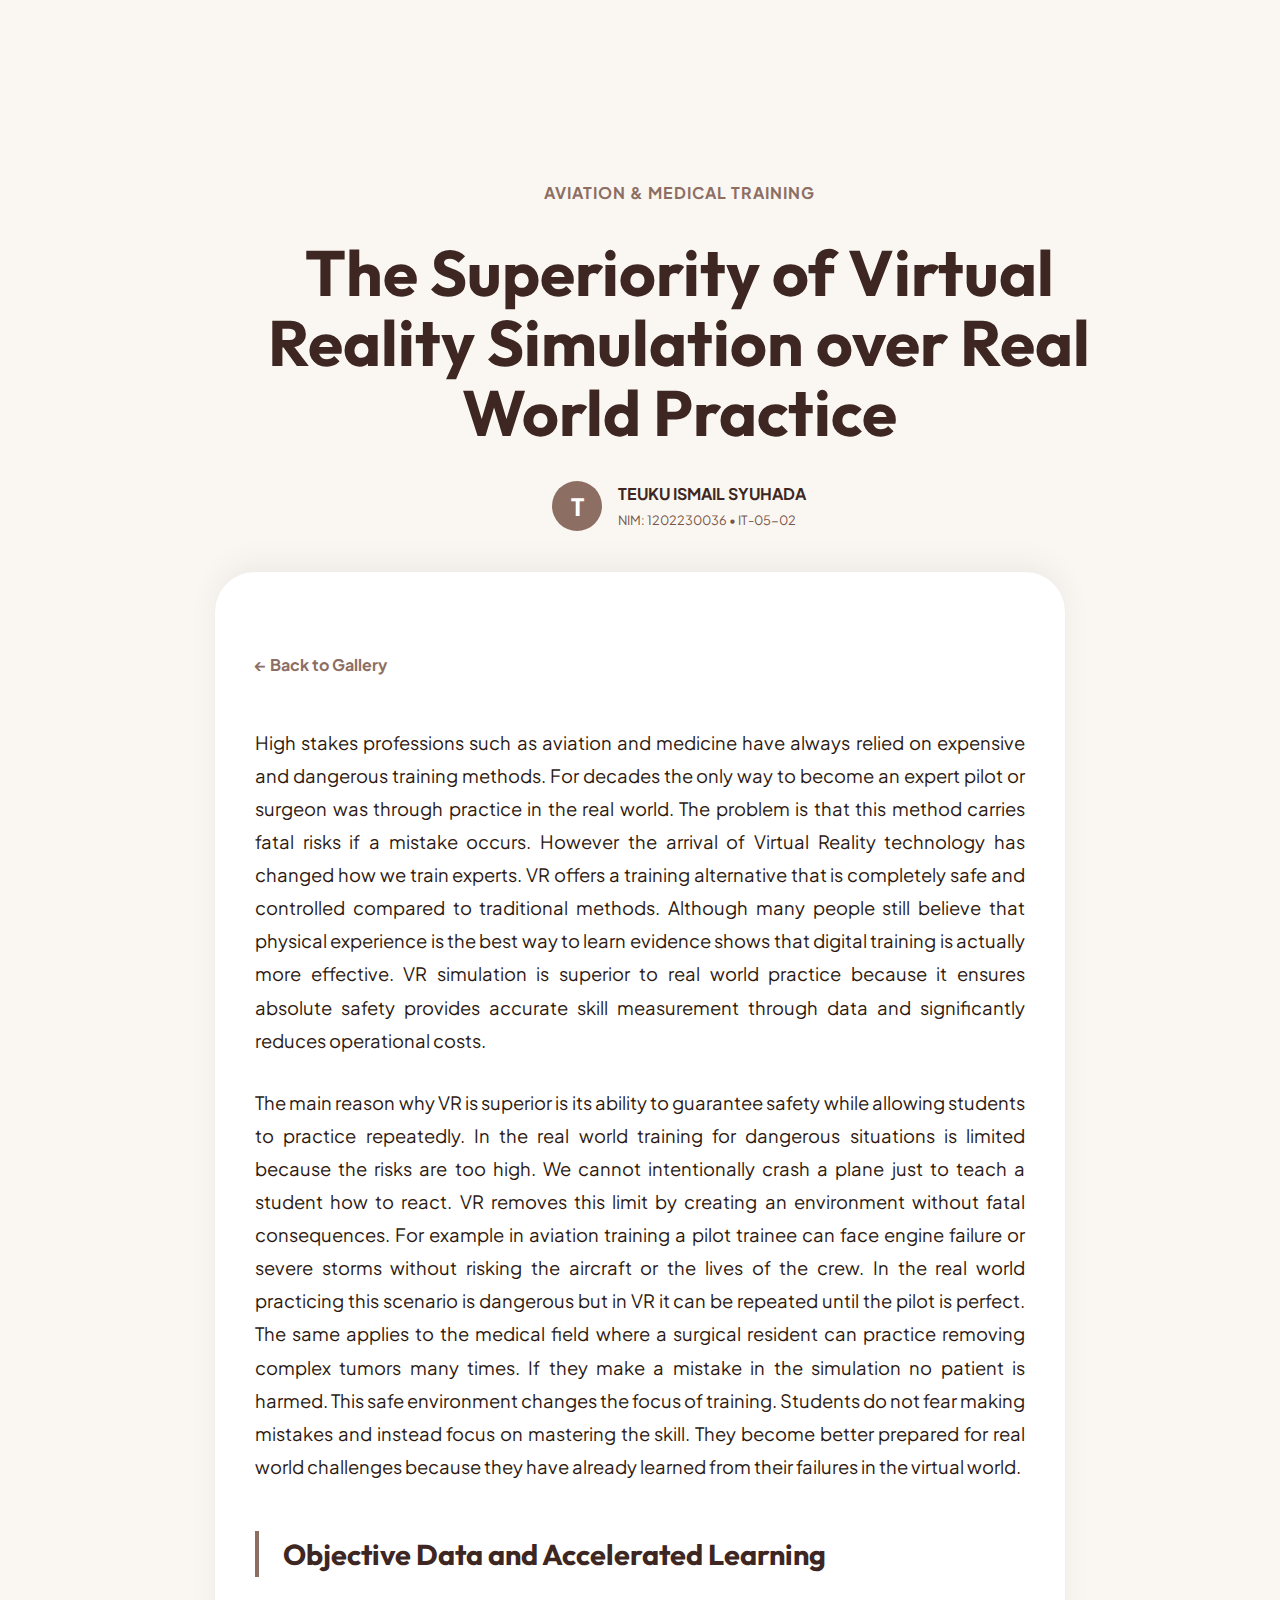
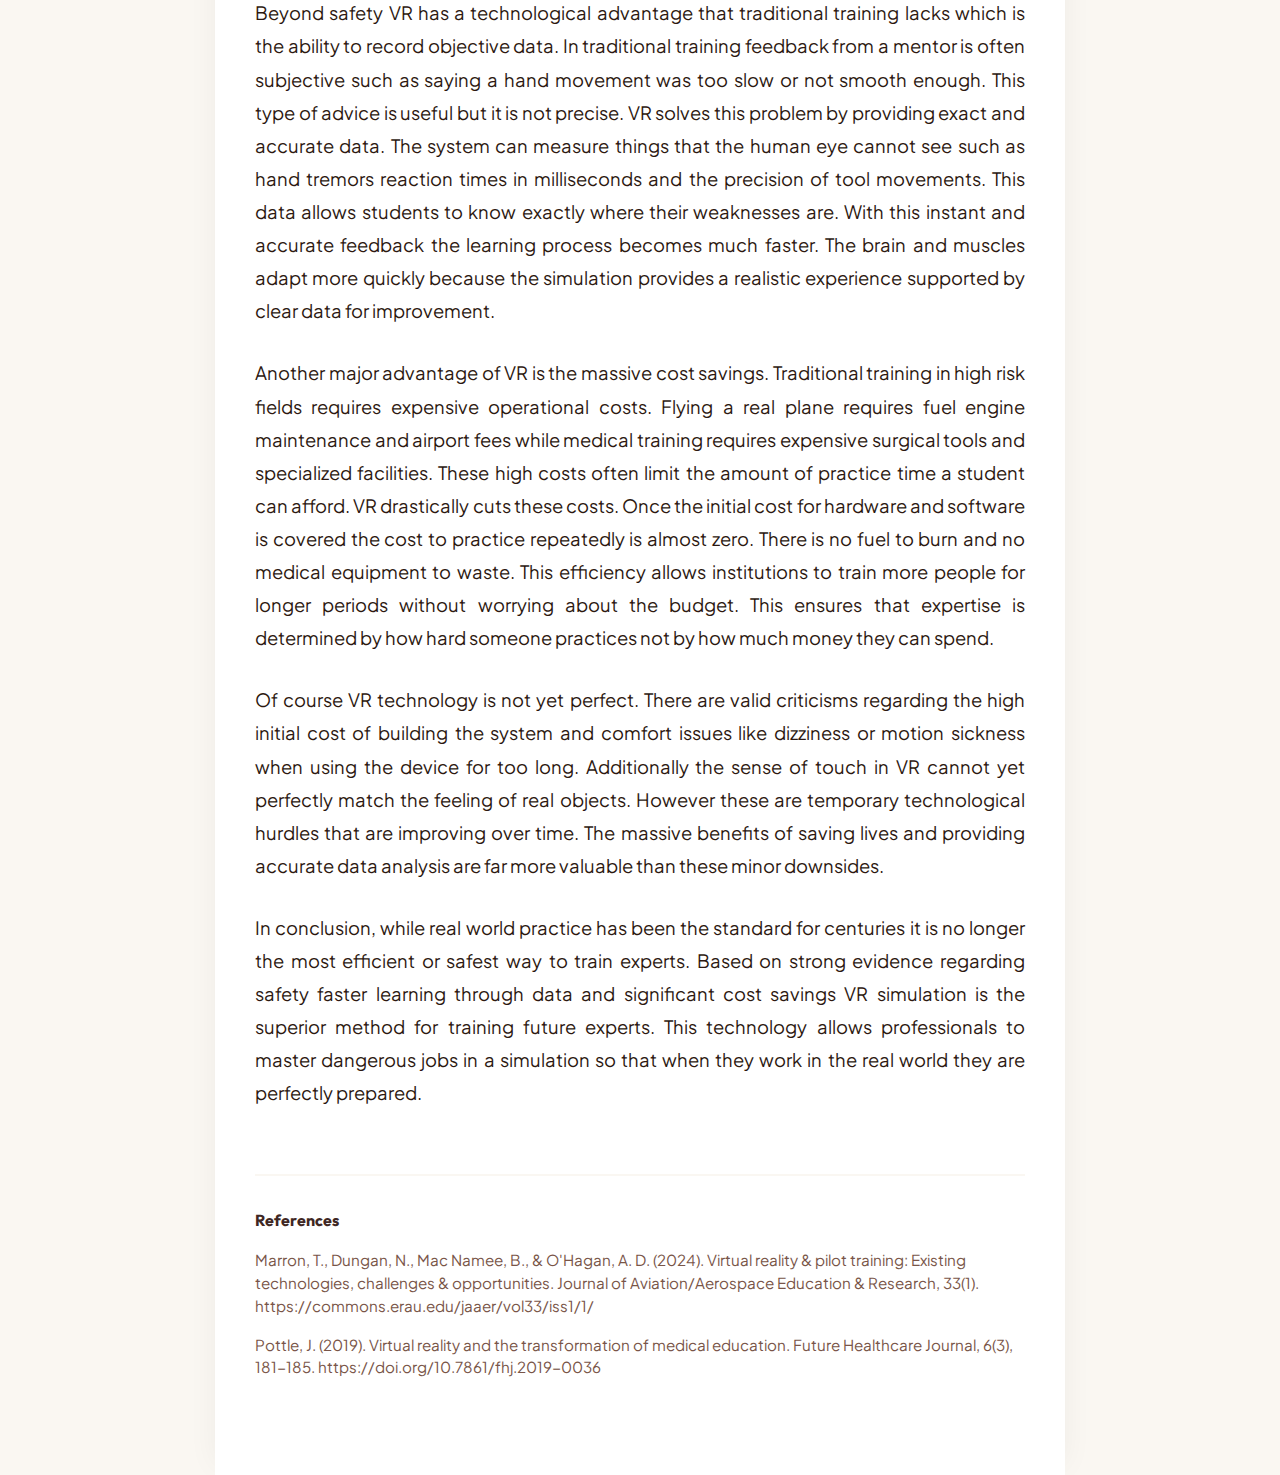
<file: essay-1.html>
<!DOCTYPE html>
<html lang="en">

<head>
    <meta charset="UTF-8">
    <meta name="viewport" content="width=device-width, initial-scale=1.0">
    <title>The Superiority of Virtual Reality Simulation over Real World Practice | Academic Essay</title>
    <link rel="stylesheet" href="style.css">
    <style>
        .essay-header {
            padding: 180px 0 80px;
            background: var(--bg-light);
            text-align: center;
        }

        .essay-header .category {
            font-size: 1rem;
            margin-bottom: 2rem;
            color: var(--primary);
            font-weight: 700;
            text-transform: uppercase;
        }

        .essay-header h1 {
            font-size: clamp(2.5rem, 5vw, 4rem);
            max-width: 900px;
            margin: 0 auto 2rem;
            line-height: 1.1;
            color: var(--secondary);
        }

        .author-meta {
            display: flex;
            align-items: center;
            justify-content: center;
            gap: 1rem;
            margin-top: 2rem;
        }

        .author-meta .author-initial-circle {
            width: 50px;
            height: 50px;
            border-radius: 50%;
            background: var(--primary);
            color: white;
            display: flex;
            align-items: center;
            justify-content: center;
            font-weight: 800;
            font-size: 1.5rem;
        }

        .author-meta div {
            text-align: left;
        }

        .author-meta strong {
            display: block;
            color: var(--secondary);
        }

        .author-meta span {
            font-size: 0.8rem;
            color: var(--text-muted);
        }

        .essay-body {
            max-width: 850px;
            margin: 0 auto;
            padding: 80px 2.5rem;
            background: white;
            border-radius: 40px 40px 0 0;
            margin-top: -40px;
            position: relative;
            z-index: 10;
            box-shadow: 0 -10px 30px rgba(0, 0, 0, 0.05);
        }

        .essay-body p {
            font-size: 1.15rem;
            color: var(--text-main);
            margin-bottom: 1.8rem;
            line-height: 1.8;
            text-align: justify;
        }

        .essay-body h2 {
            font-size: 1.8rem;
            margin: 3rem 0 1.2rem;
            color: var(--secondary);
            border-left: 4px solid var(--primary);
            padding-left: 1.5rem;
        }

        .back-nav {
            margin-bottom: 3rem;
        }

        .back-nav a {
            color: var(--primary);
            font-weight: 700;
            display: inline-flex;
            align-items: center;
            gap: 0.5rem;
            text-decoration: none;
        }

        .references {
            margin-top: 4rem;
            padding-top: 2rem;
            border-top: 2px solid var(--bg-light);
        }

        .references h4 {
            color: var(--secondary);
            margin-bottom: 1rem;
        }

        .references ul {
            list-style: none;
            padding: 0;
        }

        .references li {
            font-size: 0.95rem;
            color: var(--text-muted);
            margin-bottom: 1rem;
            line-height: 1.5;
        }
    </style>
</head>

<body>
    <main>
        <div class="essay-header">
            <div class="container">
                <span class="category">Aviation & Medical Training</span>
                <h1>The Superiority of Virtual Reality Simulation over Real World Practice</h1>
                <div class="author-meta">
                    <div class="author-initial-circle">T</div>
                    <div>
                        <strong>TEUKU ISMAIL SYUHADA</strong>
                        <span>NIM: 1202230036 • IT-05-02</span>
                    </div>
                </div>
            </div>
        </div>

        <article class="essay-body">
            <div class="back-nav">
                <a href="index.html#essays">← Back to Gallery</a>
            </div>

            <p>High stakes professions such as aviation and medicine have always relied on expensive and dangerous
                training methods. For decades the only way to become an expert pilot or surgeon was through practice in
                the real world. The problem is that this method carries fatal risks if a mistake occurs. However the
                arrival of Virtual Reality technology has changed how we train experts. VR offers a training alternative
                that is completely safe and controlled compared to traditional methods. Although many people still
                believe that physical experience is the best way to learn evidence shows that digital training is
                actually more effective. VR simulation is superior to real world practice because it ensures absolute
                safety provides accurate skill measurement through data and significantly reduces operational costs.</p>

            <p>The main reason why VR is superior is its ability to guarantee safety while allowing students to practice
                repeatedly. In the real world training for dangerous situations is limited because the risks are too
                high. We cannot intentionally crash a plane just to teach a student how to react. VR removes this limit
                by creating an environment without fatal consequences. For example in aviation training a pilot trainee
                can face engine failure or severe storms without risking the aircraft or the lives of the crew. In the
                real world practicing this scenario is dangerous but in VR it can be repeated until the pilot is
                perfect. The same applies to the medical field where a surgical resident can practice removing complex
                tumors many times. If they make a mistake in the simulation no patient is harmed. This safe environment
                changes the focus of training. Students do not fear making mistakes and instead focus on mastering the
                skill. They become better prepared for real world challenges because they have already learned from
                their failures in the virtual world.</p>

            <h2>Objective Data and Accelerated Learning</h2>
            <p>Beyond safety VR has a technological advantage that traditional training lacks which is the ability to
                record objective data. In traditional training feedback from a mentor is often subjective such as saying
                a hand movement was too slow or not smooth enough. This type of advice is useful but it is not precise.
                VR solves this problem by providing exact and accurate data. The system can measure things that the
                human eye cannot see such as hand tremors reaction times in milliseconds and the precision of tool
                movements. This data allows students to know exactly where their weaknesses are. With this instant and
                accurate feedback the learning process becomes much faster. The brain and muscles adapt more quickly
                because the simulation provides a realistic experience supported by clear data for improvement.</p>

            <p>Another major advantage of VR is the massive cost savings. Traditional training in high risk fields
                requires expensive operational costs. Flying a real plane requires fuel engine maintenance and airport
                fees while medical training requires expensive surgical tools and specialized facilities. These high
                costs often limit the amount of practice time a student can afford. VR drastically cuts these costs.
                Once the initial cost for hardware and software is covered the cost to practice repeatedly is almost
                zero. There is no fuel to burn and no medical equipment to waste. This efficiency allows institutions to
                train more people for longer periods without worrying about the budget. This ensures that expertise is
                determined by how hard someone practices not by how much money they can spend.</p>

            <p>Of course VR technology is not yet perfect. There are valid criticisms regarding the high initial cost of
                building the system and comfort issues like dizziness or motion sickness when using the device for too
                long. Additionally the sense of touch in VR cannot yet perfectly match the feeling of real objects.
                However these are temporary technological hurdles that are improving over time. The massive benefits of
                saving lives and providing accurate data analysis are far more valuable than these minor downsides.</p>

            <p>In conclusion, while real world practice has been the standard for centuries it is no longer the most
                efficient or safest way to train experts. Based on strong evidence regarding safety faster learning
                through data and significant cost savings VR simulation is the superior method for training future
                experts. This technology allows professionals to master dangerous jobs in a simulation so that when they
                work in the real world they are perfectly prepared.</p>

            <div class="references">
                <h4>References</h4>
                <ul>
                    <li>Marron, T., Dungan, N., Mac Namee, B., & O'Hagan, A. D. (2024). Virtual reality & pilot
                        training: Existing technologies, challenges & opportunities. Journal of Aviation/Aerospace
                        Education & Research, 33(1). https://commons.erau.edu/jaaer/vol33/iss1/1/</li>
                    <li>Pottle, J. (2019). Virtual reality and the transformation of medical education. Future
                        Healthcare Journal, 6(3), 181-185. https://doi.org/10.7861/fhj.2019-0036</li>
                </ul>
            </div>
        </article>
    </main>
</body>

</html>
</file>
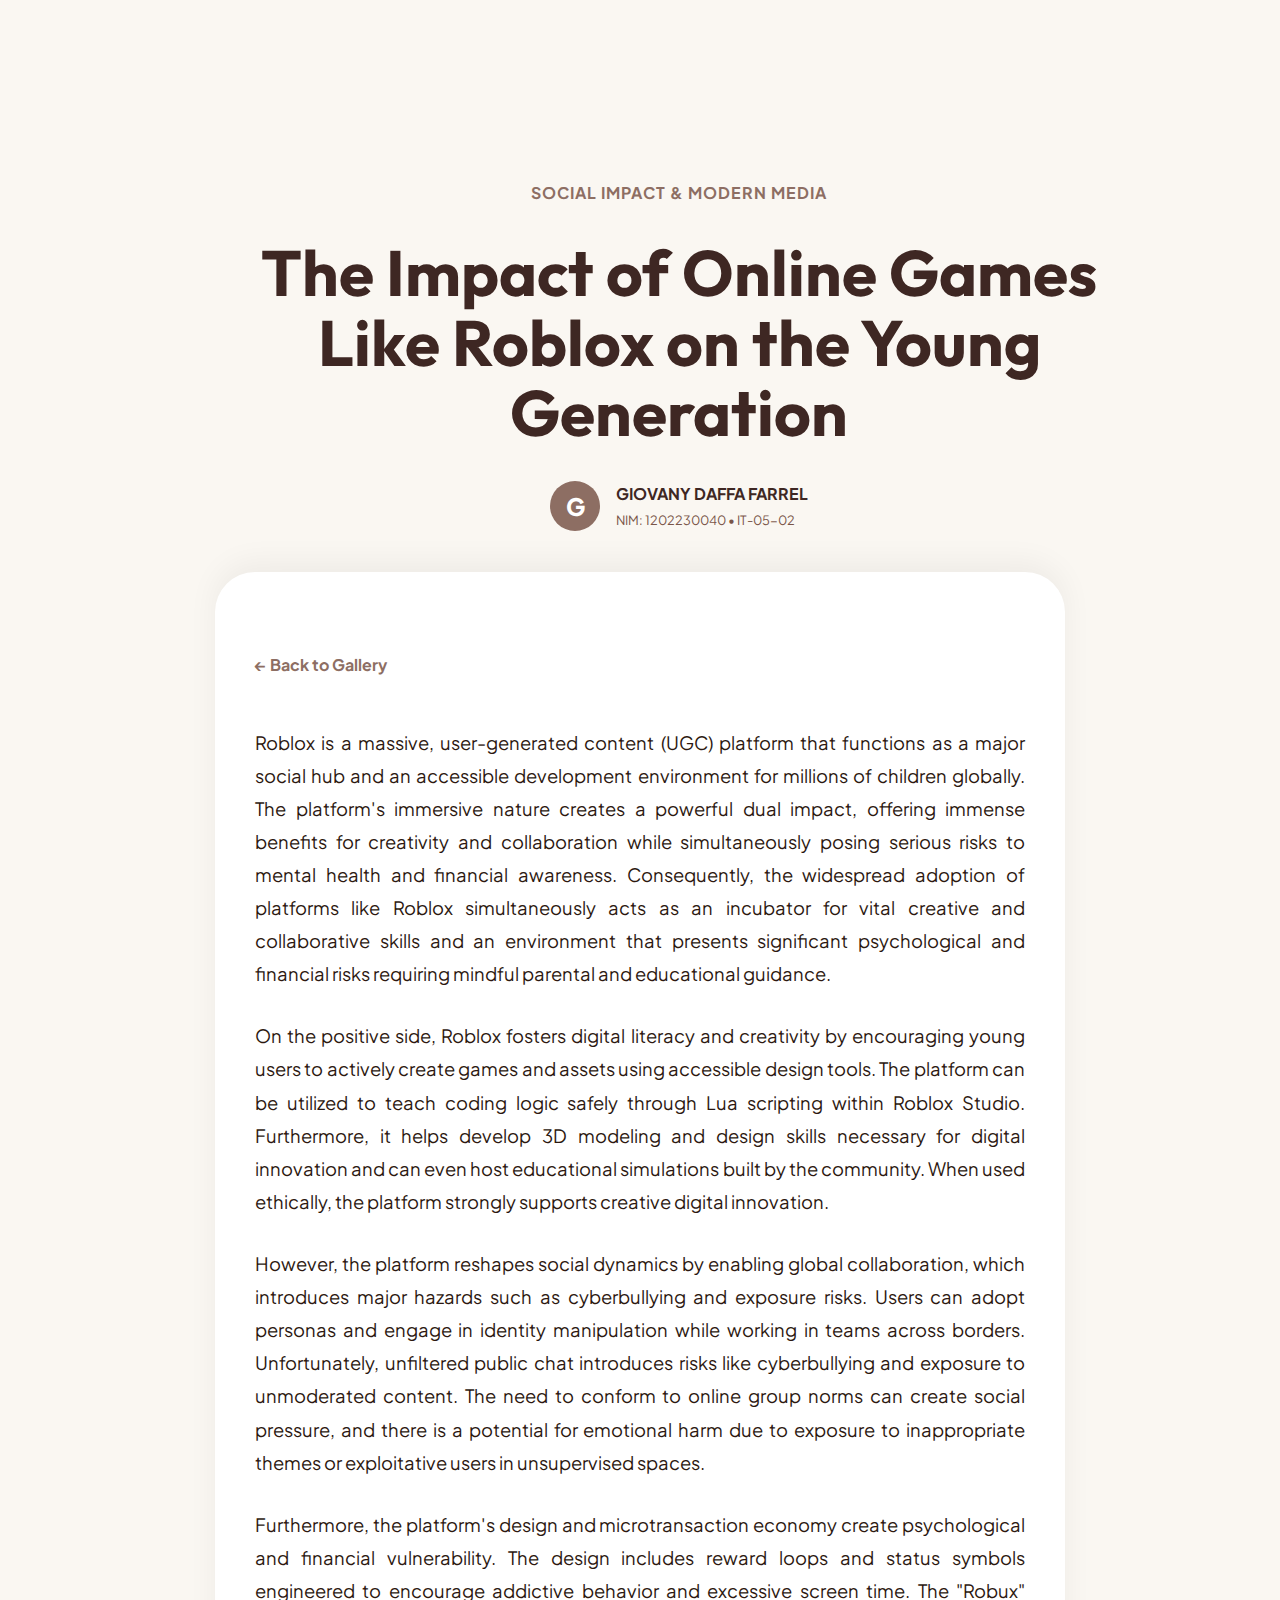
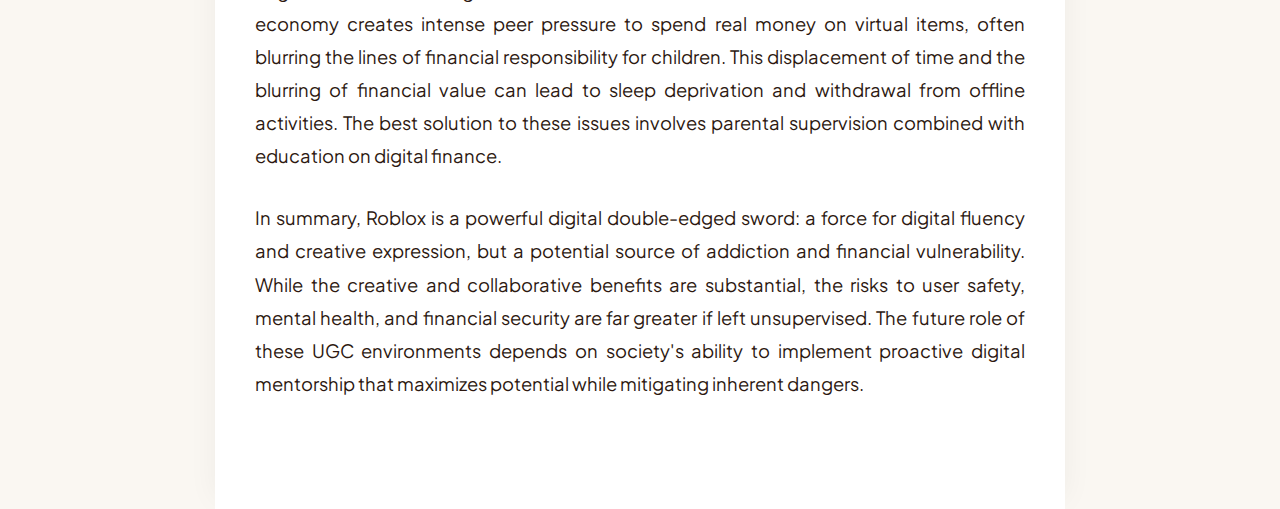
<file: essay-2.html>
<!DOCTYPE html>
<html lang="en">

<head>
    <meta charset="UTF-8">
    <meta name="viewport" content="width=device-width, initial-scale=1.0">
    <title>The Impact of Online Games Like Roblox on the Young Generation | Academic Essay</title>
    <link rel="stylesheet" href="style.css">
    <style>
        .essay-header {
            padding: 180px 0 80px;
            background: var(--bg-light);
            text-align: center;
        }

        .essay-header .category {
            font-size: 1rem;
            margin-bottom: 2rem;
            color: var(--primary);
            font-weight: 700;
            text-transform: uppercase;
        }

        .essay-header h1 {
            font-size: clamp(2.5rem, 5vw, 4rem);
            max-width: 900px;
            margin: 0 auto 2rem;
            line-height: 1.1;
            color: var(--secondary);
        }

        .author-meta {
            display: flex;
            align-items: center;
            justify-content: center;
            gap: 1rem;
            margin-top: 2rem;
        }

        .author-meta .author-initial-circle {
            width: 50px;
            height: 50px;
            border-radius: 50%;
            background: var(--primary);
            color: white;
            display: flex;
            align-items: center;
            justify-content: center;
            font-weight: 800;
            font-size: 1.5rem;
        }

        .author-meta div {
            text-align: left;
        }

        .author-meta strong {
            display: block;
            color: var(--secondary);
        }

        .author-meta span {
            font-size: 0.8rem;
            color: var(--text-muted);
        }

        .essay-body {
            max-width: 850px;
            margin: 0 auto;
            padding: 80px 2.5rem;
            background: white;
            border-radius: 40px 40px 0 0;
            margin-top: -40px;
            position: relative;
            z-index: 10;
            box-shadow: 0 -10px 30px rgba(0, 0, 0, 0.05);
        }

        .essay-body p {
            font-size: 1.15rem;
            color: var(--text-main);
            margin-bottom: 1.8rem;
            line-height: 1.8;
            text-align: justify;
        }

        .essay-body h2 {
            font-size: 1.8rem;
            margin: 3rem 0 1.2rem;
            color: var(--secondary);
            border-left: 4px solid var(--primary);
            padding-left: 1.5rem;
        }

        .back-nav {
            margin-bottom: 3rem;
        }

        .back-nav a {
            color: var(--primary);
            font-weight: 700;
            display: inline-flex;
            align-items: center;
            gap: 0.5rem;
            text-decoration: none;
        }
    </style>
</head>

<body>
    <main>
        <div class="essay-header">
            <div class="container">
                <span class="category">Social Impact & Modern Media</span>
                <h1>The Impact of Online Games Like Roblox on the Young Generation</h1>
                <div class="author-meta">
                    <div class="author-initial-circle">G</div>
                    <div>
                        <strong>GIOVANY DAFFA FARREL</strong>
                        <span>NIM: 1202230040 • IT-05-02</span>
                    </div>
                </div>
            </div>
        </div>

        <article class="essay-body">
            <div class="back-nav">
                <a href="index.html#essays">← Back to Gallery</a>
            </div>

            <p>Roblox is a massive, user-generated content (UGC) platform that functions as a major social hub and an
                accessible development environment for millions of children globally. The platform's immersive nature
                creates a powerful dual impact, offering immense benefits for creativity and collaboration while
                simultaneously posing serious risks to mental health and financial awareness. Consequently, the
                widespread adoption of platforms like Roblox simultaneously acts as an incubator for vital creative and
                collaborative skills and an environment that presents significant psychological and financial risks
                requiring mindful parental and educational guidance.</p>

            <p>On the positive side, Roblox fosters digital literacy and creativity by encouraging young users to
                actively create games and assets using accessible design tools. The platform can be utilized to teach
                coding logic safely through Lua scripting within Roblox Studio. Furthermore, it helps develop 3D
                modeling and design skills necessary for digital innovation and can even host educational simulations
                built by the community. When used ethically, the platform strongly supports creative digital innovation.
            </p>

            <p>However, the platform reshapes social dynamics by enabling global collaboration, which introduces major
                hazards such as cyberbullying and exposure risks. Users can adopt personas and engage in identity
                manipulation while working in teams across borders. Unfortunately, unfiltered public chat introduces
                risks like cyberbullying and exposure to unmoderated content. The need to conform to online group norms
                can create social pressure, and there is a potential for emotional harm due to exposure to inappropriate
                themes or exploitative users in unsupervised spaces.</p>

            <p>Furthermore, the platform's design and microtransaction economy create psychological and financial
                vulnerability. The design includes reward loops and status symbols engineered to encourage addictive
                behavior and excessive screen time. The "Robux" economy creates intense peer pressure to spend real
                money on virtual items, often blurring the lines of financial responsibility for children. This
                displacement of time and the blurring of financial value can lead to sleep deprivation and withdrawal
                from offline activities. The best solution to these issues involves parental supervision combined with
                education on digital finance.</p>

            <p>In summary, Roblox is a powerful digital double-edged sword: a force for digital fluency and creative
                expression, but a potential source of addiction and financial vulnerability. While the creative and
                collaborative benefits are substantial, the risks to user safety, mental health, and financial security
                are far greater if left unsupervised. The future role of these UGC environments depends on society's
                ability to implement proactive digital mentorship that maximizes potential while mitigating inherent
                dangers.</p>
        </article>
    </main>
</body>

</html>
</file>
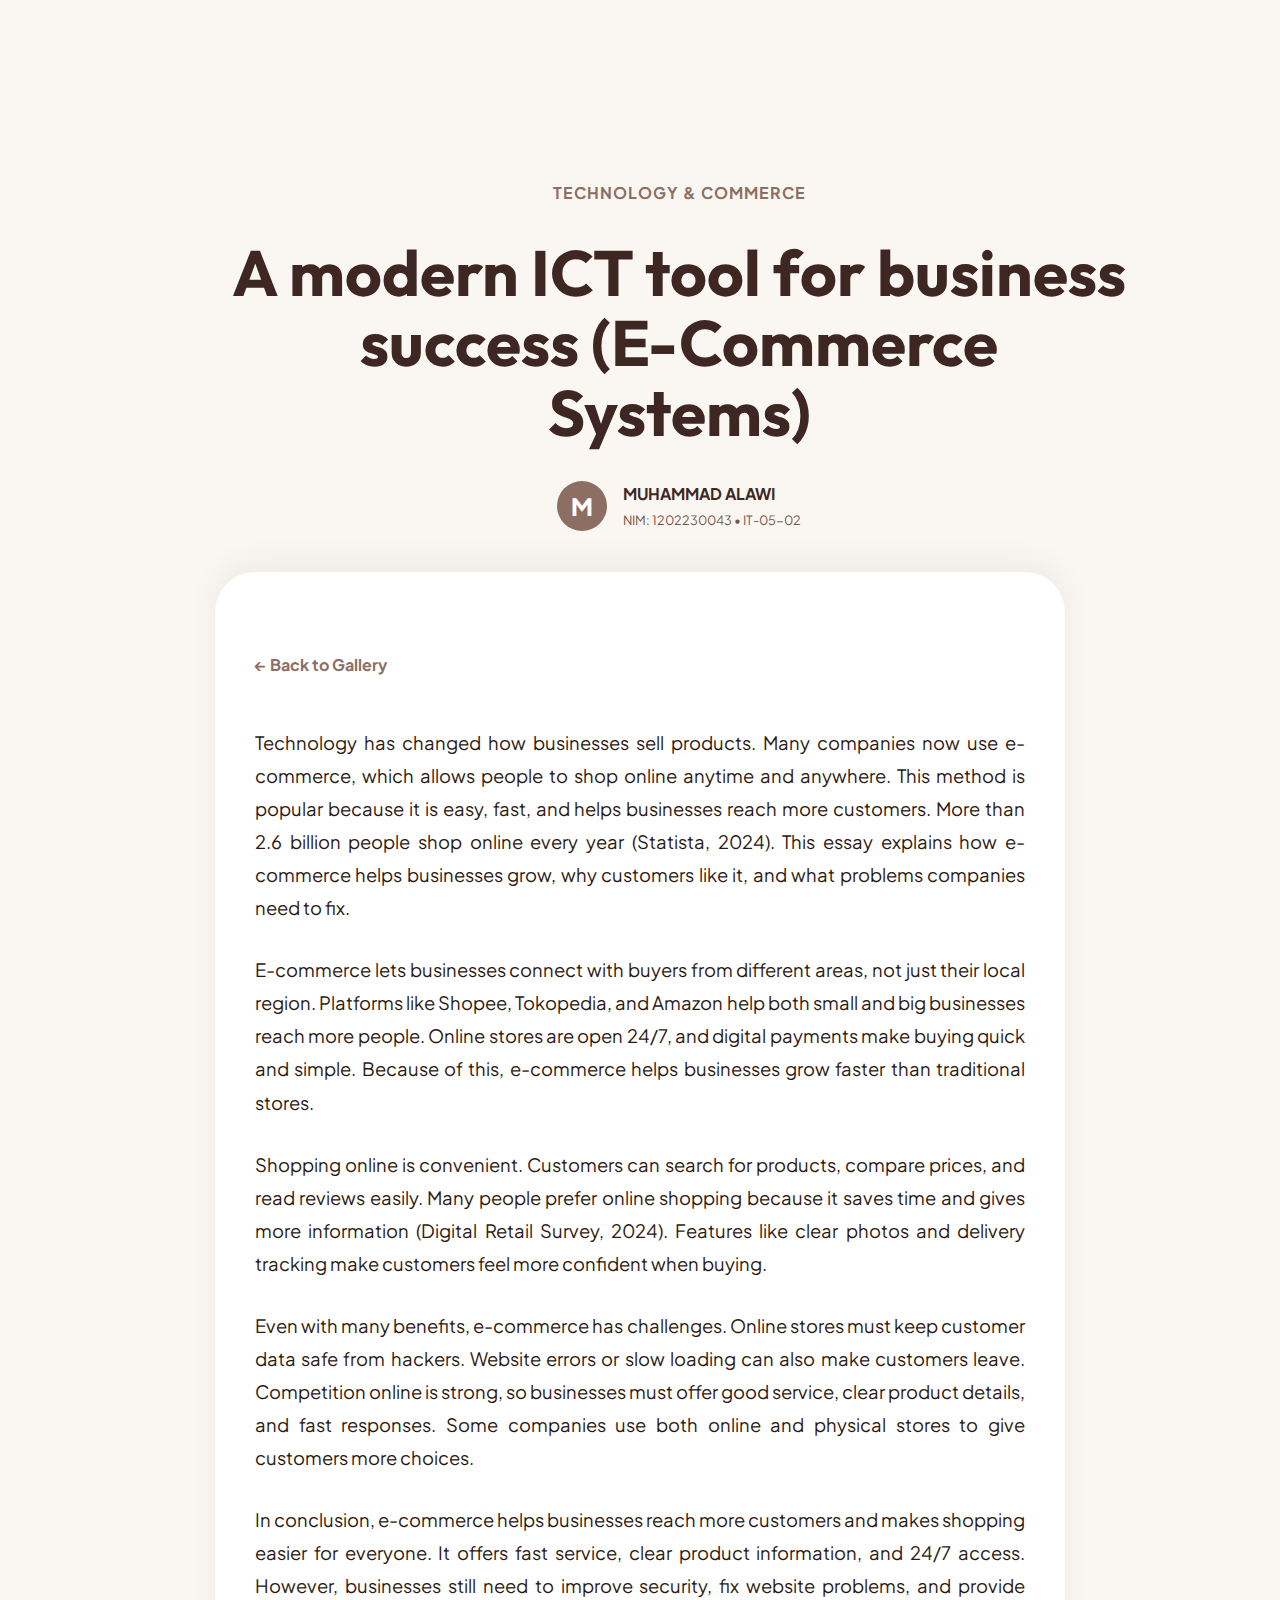
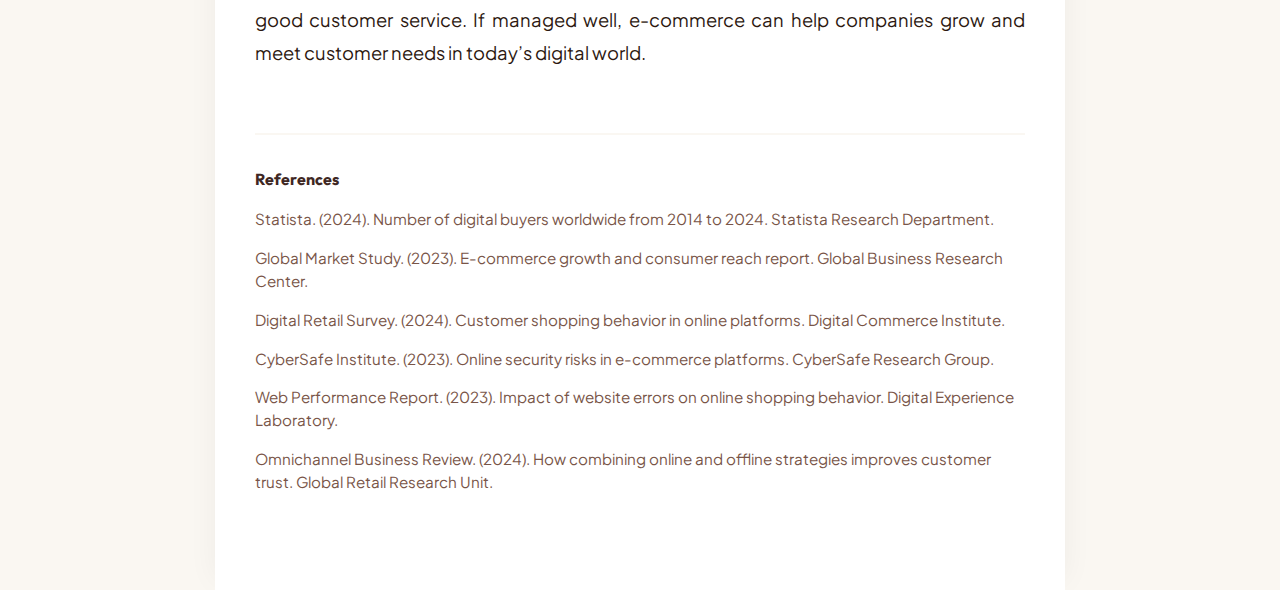
<file: essay-3.html>
<!DOCTYPE html>
<html lang="en">

<head>
    <meta charset="UTF-8">
    <meta name="viewport" content="width=device-width, initial-scale=1.0">
    <title>A modern ICT tool for business success (E-Commerce Systems) | Academic Essay</title>
    <link rel="stylesheet" href="style.css">
    <style>
        .essay-header {
            padding: 180px 0 80px;
            background: var(--bg-light);
            text-align: center;
        }

        .essay-header .category {
            font-size: 1rem;
            margin-bottom: 2rem;
            color: var(--primary);
            font-weight: 700;
            text-transform: uppercase;
        }

        .essay-header h1 {
            font-size: clamp(2.5rem, 5vw, 4rem);
            max-width: 900px;
            margin: 0 auto 2rem;
            line-height: 1.1;
            color: var(--secondary);
        }

        .author-meta {
            display: flex;
            align-items: center;
            justify-content: center;
            gap: 1rem;
            margin-top: 2rem;
        }

        .author-meta .author-initial-circle {
            width: 50px;
            height: 50px;
            border-radius: 50%;
            background: var(--primary);
            color: white;
            display: flex;
            align-items: center;
            justify-content: center;
            font-weight: 800;
            font-size: 1.5rem;
        }

        .author-meta div {
            text-align: left;
        }

        .author-meta strong {
            display: block;
            color: var(--secondary);
        }

        .author-meta span {
            font-size: 0.8rem;
            color: var(--text-muted);
        }

        .essay-body {
            max-width: 850px;
            margin: 0 auto;
            padding: 80px 2.5rem;
            background: white;
            border-radius: 40px 40px 0 0;
            margin-top: -40px;
            position: relative;
            z-index: 10;
            box-shadow: 0 -10px 30px rgba(0, 0, 0, 0.05);
        }

        .essay-body p {
            font-size: 1.15rem;
            color: var(--text-main);
            margin-bottom: 1.8rem;
            line-height: 1.8;
            text-align: justify;
        }

        .essay-body h2 {
            font-size: 1.8rem;
            margin: 3rem 0 1.2rem;
            color: var(--secondary);
            border-left: 4px solid var(--primary);
            padding-left: 1.5rem;
        }

        .back-nav {
            margin-bottom: 3rem;
        }

        .back-nav a {
            color: var(--primary);
            font-weight: 700;
            display: inline-flex;
            align-items: center;
            gap: 0.5rem;
            text-decoration: none;
        }

        .references {
            margin-top: 4rem;
            padding-top: 2rem;
            border-top: 2px solid var(--bg-light);
        }

        .references h4 {
            color: var(--secondary);
            margin-bottom: 1rem;
        }

        .references ul {
            list-style: none;
            padding: 0;
        }

        .references li {
            font-size: 0.95rem;
            color: var(--text-muted);
            margin-bottom: 1rem;
            line-height: 1.5;
        }
    </style>
</head>

<body>
    <main>
        <div class="essay-header">
            <div class="container">
                <span class="category">Technology & Commerce</span>
                <h1>A modern ICT tool for business success (E-Commerce Systems)</h1>
                <div class="author-meta">
                    <div class="author-initial-circle">M</div>
                    <div>
                        <strong>MUHAMMAD ALAWI</strong>
                        <span>NIM: 1202230043 • IT-05-02</span>
                    </div>
                </div>
            </div>
        </div>

        <article class="essay-body">
            <div class="back-nav">
                <a href="index.html#essays">← Back to Gallery</a>
            </div>

            <p>Technology has changed how businesses sell products. Many companies now use e-commerce, which allows
                people to shop online anytime and anywhere. This method is popular because it is easy, fast, and helps
                businesses reach more customers. More than 2.6 billion people shop online every year (Statista, 2024).
                This essay explains how e-commerce helps businesses grow, why customers like it, and what problems
                companies need to fix.</p>

            <p>E-commerce lets businesses connect with buyers from different areas, not just their local region.
                Platforms like Shopee, Tokopedia, and Amazon help both small and big businesses reach more people.
                Online stores are open 24/7, and digital payments make buying quick and simple. Because of this,
                e-commerce helps businesses grow faster than traditional stores.</p>

            <p>Shopping online is convenient. Customers can search for products, compare prices, and read reviews
                easily. Many people prefer online shopping because it saves time and gives more information (Digital
                Retail Survey, 2024). Features like clear photos and delivery tracking make customers feel more
                confident when buying.</p>

            <p>Even with many benefits, e-commerce has challenges. Online stores must keep customer data safe from
                hackers. Website errors or slow loading can also make customers leave. Competition online is strong, so
                businesses must offer good service, clear product details, and fast responses. Some companies use both
                online and physical stores to give customers more choices.</p>

            <p>In conclusion, e-commerce helps businesses reach more customers and makes shopping easier for everyone.
                It offers fast service, clear product information, and 24/7 access. However, businesses still need to
                improve security, fix website problems, and provide good customer service. If managed well, e-commerce
                can help companies grow and meet customer needs in today’s digital world.</p>

            <div class="references">
                <h4>References</h4>
                <ul>
                    <li>Statista. (2024). Number of digital buyers worldwide from 2014 to 2024. Statista Research
                        Department.</li>
                    <li>Global Market Study. (2023). E-commerce growth and consumer reach report. Global Business
                        Research Center.</li>
                    <li>Digital Retail Survey. (2024). Customer shopping behavior in online platforms. Digital Commerce
                        Institute.</li>
                    <li>CyberSafe Institute. (2023). Online security risks in e-commerce platforms. CyberSafe Research
                        Group.</li>
                    <li>Web Performance Report. (2023). Impact of website errors on online shopping behavior. Digital
                        Experience Laboratory.</li>
                    <li>Omnichannel Business Review. (2024). How combining online and offline strategies improves
                        customer trust. Global Retail Research Unit.</li>
                </ul>
            </div>
        </article>
    </main>
</body>

</html>
</file>
<file: style.css>
@import url('https://fonts.googleapis.com/css2?family=Outfit:wght@300;400;500;600;700;800&family=Plus+Jakarta+Sans:wght@300;400;500;600;700;800&display=swap');

:root {
    --primary: #8d6e63;
    /* Soft Brown */
    --primary-light: #efebe9;
    --primary-dark: #5d4037;
    --secondary: #3e2723;
    /* Deep Cocoa */
    --accent: #d4a373;
    /* Earthy Gold */
    --text-main: #2c1810;
    --text-muted: #795548;
    --bg-light: #faf7f2;
    /* Warm Cream */
    --bg-white: #FFFFFF;
    --glass: rgba(255, 255, 255, 0.9);
    --shadow: 0 10px 40px rgba(62, 39, 35, 0.08);
    --border-radius: 20px;
    --transition: all 0.4s cubic-bezier(0.4, 0, 0.2, 1);
}

* {
    margin: 0;
    padding: 0;
    box-sizing: border-box;
}

body {
    font-family: 'Plus Jakarta Sans', sans-serif;
    background-color: var(--bg-light);
    color: var(--text-main);
    line-height: 1.6;
    overflow-x: hidden;
}

h1,
h2,
h3,
h4,
.font-heading {
    font-family: 'Outfit', sans-serif;
    font-weight: 700;
}

a {
    text-decoration: none;
    color: inherit;
    transition: var(--transition);
}

ul {
    list-style: none;
}

img {
    max-width: 100%;
    display: block;
}

.container {
    max-width: 1200px;
    margin: 0 auto;
    padding: 0 2rem;
}

/* Navigation - Side Floating Menu */
header {
    background: var(--glass);
    backdrop-filter: blur(24px);
    position: fixed;
    top: 50%;
    left: 20px;
    transform: translateY(-50%);
    width: 70px;
    height: auto;
    max-height: 80vh;
    padding: 2rem 0;
    border-radius: 35px;
    z-index: 1000;
    border: 1px solid rgba(141, 110, 99, 0.1);
    box-shadow: 0 20px 50px rgba(62, 39, 35, 0.1);
    transition: width 0.4s cubic-bezier(0.4, 0, 0.2, 1);
    overflow: hidden;
    display: flex;
    flex-direction: column;
    align-items: center;
}

header:hover {
    width: 200px;
}

nav {
    width: 100%;
}

.nav-links {
    display: flex;
    flex-direction: column;
    gap: 1.5rem;
    padding: 0 10px;
}

.nav-links li {
    width: 100%;
}

.nav-links a {
    display: flex;
    align-items: center;
    gap: 1rem;
    padding: 12px;
    border-radius: 18px;
    color: var(--text-muted);
    font-weight: 600;
    transition: var(--transition);
    white-space: nowrap;
}

.nav-links a span {
    opacity: 0;
    transition: opacity 0.3s ease;
}

header:hover .nav-links a span {
    opacity: 1;
}

.nav-links a:hover,
.nav-links a.active {
    background: var(--primary);
    color: white;
}

.logo,
.btn-cta {
    display: none;
}

.container {
    max-width: 1200px;
    margin: 0 auto;
    padding: 0 2rem 0 110px;
    /* Offset for sidebar */
}

/* Hero Section */
.hero {
    padding: 180px 0 100px;
    background: radial-gradient(circle at top right, rgba(225, 25, 0, 0.05), transparent),
        radial-gradient(circle at bottom left, rgba(225, 25, 0, 0.03), transparent);
}

.hero-grid {
    display: grid;
    grid-template-columns: 1.2fr 0.8fr;
    gap: 4rem;
    align-items: center;
}

.hero-content span {
    color: var(--primary);
    font-weight: 700;
    letter-spacing: 2px;
    text-transform: uppercase;
    font-size: 0.85rem;
    display: block;
    margin-bottom: 1rem;
}

.hero-content h1 {
    font-size: clamp(3rem, 5vw, 4.5rem);
    line-height: 1.1;
    margin-bottom: 1.5rem;
    color: var(--secondary);
}

.hero-content h1 mark {
    background: none;
    color: var(--primary);
}

.hero-content p {
    font-size: 1.2rem;
    color: var(--text-muted);
    margin-bottom: 2.5rem;
    max-width: 500px;
}

.hero-btns {
    display: flex;
    gap: 1.5rem;
}

.btn-primary {
    background: var(--primary);
    color: white;
    padding: 1.2rem 2.5rem;
    border-radius: 14px;
    font-weight: 700;
    font-size: 1.1rem;
}

.btn-secondary {
    background: transparent;
    border: 2px solid #E0E0E0;
    color: var(--secondary);
    padding: 1.1rem 2.5rem;
    border-radius: 14px;
    font-weight: 700;
    font-size: 1.1rem;
}

.btn-primary:hover {
    transform: translateY(-3px);
    box-shadow: 0 10px 25px rgba(225, 25, 0, 0.4);
}

.btn-secondary:hover {
    border-color: var(--primary);
    color: var(--primary);
}

.hero-image {
    position: relative;
    padding: 20px;
}

.dashboard-preview {
    background: white;
    border-radius: 24px;
    padding: 10px;
    box-shadow: 0 40px 80px rgba(62, 39, 35, 0.15);
    border: 1px solid rgba(141, 110, 99, 0.1);
    position: relative;
    overflow: hidden;
}

.dash-header {
    height: 30px;
    padding: 0 15px;
    display: flex;
    align-items: center;
    background: #fdfdfd;
    border-bottom: 1px solid #f0f0f0;
}

.dash-header .dots {
    display: flex;
    gap: 6px;
}

.dash-header .dots span {
    width: 10px;
    height: 10px;
    border-radius: 50%;
    background: #e0e0e0;
}

.dashboard-preview img {
    width: 100%;
    border-radius: 14px;
    display: block;
}

.floating-card {
    position: absolute;
    bottom: -30px;
    left: -30px;
    background: white;
    padding: 1.5rem;
    border-radius: 20px;
    box-shadow: 0 20px 40px rgba(0, 0, 0, 0.1);
    display: flex;
    align-items: center;
    gap: 1rem;
    animation: float 4s ease-in-out infinite;
}

@keyframes float {

    0%,
    100% {
        transform: translateY(0);
    }

    50% {
        transform: translateY(-15px);
    }
}

/* Section Common */
.section {
    padding: 100px 0;
}

.section-title {
    text-align: center;
    margin-bottom: 4rem;
}

.section-title span {
    color: var(--primary);
    font-weight: 700;
    text-transform: uppercase;
    letter-spacing: 2px;
    font-size: 0.8rem;
}

.section-title h2 {
    font-size: 2.5rem;
    color: var(--secondary);
    margin-top: 0.5rem;
}

/* About Unified Dashboard Box */
.about-unified-box {
    background: var(--bg-white);
    border-radius: 35px;
    padding: 4rem;
    box-shadow: var(--shadow);
    border: 1px solid rgba(141, 110, 99, 0.05);
    display: grid;
    grid-template-columns: repeat(2, 1fr);
    gap: 3rem;
    position: relative;
    overflow: hidden;
}

.about-unified-box::before {
    content: '';
    position: absolute;
    top: 0;
    right: 0;
    width: 150px;
    height: 150px;
    background: var(--primary-light);
    clip-path: circle(50% at 100% 0);
    opacity: 0.4;
}

.unified-item {
    display: flex;
    flex-direction: column;
    gap: 0.5rem;
}

.unified-item span {
    color: var(--primary);
    text-transform: uppercase;
    font-weight: 800;
    font-size: 0.75rem;
    letter-spacing: 1.5px;
}

.unified-item h3 {
    font-size: 1.8rem;
    color: var(--secondary);
}

/* Lecturer Section - Creative Split Layout */
.lecturer-card {
    background: transparent;
    display: grid;
    grid-template-columns: 1fr 1.2fr;
    gap: 0;
    align-items: center;
    position: relative;
}

.lecturer-img-wrapper {
    position: relative;
    z-index: 2;
}

.lecturer-img-wrapper i {
    position: absolute;
    top: -20px;
    left: -20px;
    font-size: 5rem;
    color: var(--primary-light);
    opacity: 0.5;
    z-index: -1;
}

.lecturer-img-creative {
    width: 100%;
    height: 550px;
    border-radius: 40px;
    overflow: hidden;
    box-shadow: 20px 20px 60px rgba(62, 39, 35, 0.15);
    border: 8px solid white;
}

.lecturer-img-creative img {
    width: 100%;
    height: 100%;
    object-fit: cover;
    object-position: top;
}

.lecturer-content-creative {
    background: white;
    padding: 5rem;
    border-radius: 0 40px 40px 0;
    margin-left: -60px;
    z-index: 1;
    box-shadow: var(--shadow);
    border: 1px solid rgba(141, 110, 99, 0.05);
}

.lecturer-content-creative h2 {
    font-size: 3.5rem;
    line-height: 1;
    margin-bottom: 1.5rem;
    color: var(--secondary);
}

.lecturer-details-list {
    display: flex;
    flex-direction: column;
    gap: 0.8rem;
}

.lecturer-details-list .degree {
    font-size: 1.2rem;
    font-weight: 700;
    color: var(--primary);
    display: flex;
    gap: 1rem;
}

.lecturer-details-list .position {
    font-size: 1.1rem;
    color: var(--text-main);
    font-weight: 600;
    padding-top: 1rem;
    border-top: 1px solid var(--primary-light);
}

.lecturer-details-list .institution {
    font-size: 1rem;
    color: var(--text-muted);
}

/* Authors Section - Creative Text-Only Layout */
.authors-grid-creative {
    display: grid;
    grid-template-columns: repeat(auto-fit, minmax(400px, 1fr));
    gap: 2rem;
}

.author-item {
    background: white;
    padding: 2rem;
    border-radius: 25px;
    display: flex;
    align-items: center;
    gap: 2rem;
    box-shadow: var(--shadow);
    border: 1px solid rgba(141, 110, 99, 0.05);
    transition: var(--transition);
    position: relative;
    overflow: hidden;
    flex-wrap: wrap;
}

.author-item:hover {
    transform: translateY(-8px);
    border-color: var(--primary);
}

.author-initial {
    width: 120px;
    height: 120px;
    background: var(--bg-light);
    color: var(--primary);
    display: flex;
    align-items: center;
    justify-content: center;
    font-size: 2.5rem;
    font-weight: 800;
    border-radius: 50%;
    font-family: 'Outfit', sans-serif;
    flex-shrink: 0;
    border: 4px solid var(--primary-light);
    overflow: hidden;
    box-shadow: 0 8px 20px rgba(0, 0, 0, 0.1);
}

.author-initial img {
    width: 100%;
    height: 100%;
    object-fit: cover;
    object-position: center 20%;
}

.author-info-box h3 {
    font-size: 1.3rem;
    margin-bottom: 0.3rem;
    color: var(--secondary);
}

.author-info-box p {
    font-size: 0.9rem;
    color: var(--text-muted);
    margin-bottom: 0.8rem;
}

.author-tag {
    font-size: 0.75rem;
    font-weight: 700;
    background: var(--primary-light);
    color: var(--primary-dark);
    padding: 6px 14px;
    border-radius: 10px;
    text-transform: uppercase;
    display: inline-block;
    margin-bottom: 1rem;
}

.btn-assignment {
    display: inline-flex;
    align-items: center;
    gap: 0.5rem;
    background: var(--primary);
    color: white;
    padding: 0.8rem 1.2rem;
    border-radius: 12px;
    font-weight: 700;
    font-size: 0.85rem;
    cursor: pointer;
    transition: var(--transition);
    border: none;
    width: fit-content;
}

.btn-assignment:hover {
    background: var(--primary-dark);
    transform: translateY(-2px);
    box-shadow: 0 5px 15px rgba(141, 110, 99, 0.3);
}

.assignment-details {
    width: 100%;
    max-height: 0;
    overflow: hidden;
    transition: all 0.5s ease;
    opacity: 0;
}

.author-item.active .assignment-details {
    max-height: 2000px;
    opacity: 1;
    margin-top: 2rem;
    padding-top: 2rem;
    border-top: 1px solid var(--primary-light);
}

.assignment-title {
    font-family: 'Outfit', sans-serif;
    font-size: 1.1rem;
    font-weight: 800;
    color: var(--secondary);
    margin-bottom: 1.5rem;
    text-transform: uppercase;
    letter-spacing: 1.5px;
    display: flex;
    align-items: center;
    gap: 0.8rem;
}

.assignment-title::after {
    content: '';
    flex: 1;
    height: 1px;
    background: var(--primary-light);
}

.assignment-list {
    display: grid;
    gap: 1.5rem;
}

.assignment-card {
    background: var(--bg-light);
    padding: 1.5rem;
    border-radius: 18px;
    border-left: 4px solid var(--primary);
}

.assignment-card h4 {
    font-size: 1rem;
    color: var(--secondary);
    margin-bottom: 0.8rem;
}

.assignment-card .task-content {
    font-size: 0.9rem;
    color: var(--text-muted);
}

.intro-text {
    line-height: 1.8;
    font-style: italic;
    color: var(--text-main);
    padding: 1rem;
    background: white;
    border-radius: 12px;
    border: 1px solid var(--primary-light);
}

.btn-download {
    display: inline-flex;
    align-items: center;
    gap: 0.5rem;
    color: var(--primary);
    font-weight: 700;
    font-size: 0.85rem;
    margin-top: 1rem;
}

.btn-download:hover {
    color: var(--primary-dark);
}

/* Essay Cards */
.essays-grid {
    display: grid;
    grid-template-columns: repeat(auto-fit, minmax(350px, 1fr));
    gap: 2.5rem;
}

.essay-card {
    background: white;
    border-radius: 24px;
    overflow: hidden;
    box-shadow: var(--shadow);
    transition: var(--transition);
}

.essay-card:hover {
    transform: translateY(-10px);
}

.essay-thumb {
    height: 240px;
    overflow: hidden;
}

.essay-thumb img {
    width: 100%;
    height: 100%;
    object-fit: cover;
    transition: var(--transition);
}

.essay-card:hover .essay-thumb img {
    transform: scale(1.1);
}

.essay-content {
    padding: 2rem;
}

.category {
    color: var(--primary);
    text-transform: uppercase;
    font-weight: 700;
    font-size: 0.75rem;
    letter-spacing: 1px;
    display: block;
    margin-bottom: 1rem;
}

.essay-content h3 {
    font-size: 1.5rem;
    margin-bottom: 1rem;
    line-height: 1.3;
}

.essay-content p {
    color: var(--text-muted);
    font-size: 0.95rem;
    margin-bottom: 1.5rem;
}

.btn-read {
    font-weight: 700;
    color: var(--secondary);
    display: flex;
    align-items: center;
    gap: 0.5rem;
}

.btn-read:hover {
    color: var(--primary);
}

/* Footer */
footer {
    background: var(--secondary);
    color: white;
    padding: 100px 0 50px;
}

.footer-grid {
    display: grid;
    grid-template-columns: 1.5fr 1fr 1fr;
    gap: 4rem;
    margin-bottom: 4rem;
}

.footer-logo-text {
    font-size: 1.5rem;
    font-weight: 800;
    margin-bottom: 1.5rem;
}

.footer-about p {
    color: rgba(255, 255, 255, 0.6);
    line-height: 1.8;
}

.footer-links h4 {
    margin-bottom: 1.5rem;
}

.footer-links ul li {
    margin-bottom: 0.8rem;
}

.footer-links ul li a {
    color: rgba(255, 255, 255, 0.6);
}

.footer-links ul li a:hover {
    color: white;
    padding-left: 5px;
}

.footer-bottom {
    border-top: 1px solid rgba(255, 255, 255, 0.1);
    padding-top: 2.5rem;
    text-align: center;
    color: rgba(255, 255, 255, 0.4);
    font-size: 0.9rem;
}

/* Logo Branding Group */
.logo-group {
    display: flex;
    align-items: center;
    gap: 20px;
}

.logo-group img {
    height: 48px;
    width: auto;
    object-fit: contain;
}

.logo-divider {
    width: 2px;
    height: 35px;
    background: rgba(0, 0, 0, 0.1);
}

/* Responsiveness */
@media (max-width: 1024px) {
    header {
        top: auto;
        bottom: 20px;
        left: 50%;
        transform: translateX(-50%);
        width: 90%;
        height: 70px;
        flex-direction: row;
        padding: 0 1rem;
        border-radius: 20px;
    }

    header:hover {
        width: 90%;
    }

    .nav-links {
        flex-direction: row;
        width: 100%;
        justify-content: space-around;
        padding: 0;
    }

    .nav-links a span {
        display: none;
    }

    .container {
        padding: 0 1.5rem;
    }

    .hero {
        padding: 120px 0 60px;
    }
}

@media (max-width: 992px) {
    .hero-grid {
        grid-template-columns: 1fr;
        text-align: center;
    }

    .hero-btns {
        justify-content: center;
    }

    .hero-content p {
        margin-left: auto;
        margin-right: auto;
    }

    .lecturer-card {
        grid-template-columns: 1fr;
    }

    .lecturer-content-creative {
        margin-left: 0;
        margin-top: -40px;
        border-radius: 40px;
        padding: 3rem 2rem;
    }

    .footer-grid {
        grid-template-columns: 1fr;
        gap: 2rem;
    }
}

@media (max-width: 768px) {
    .authors-grid-creative {
        grid-template-columns: 1fr;
    }

    .author-item {
        flex-direction: column;
        text-align: center;
    }

    .author-info-box {
        display: flex;
        flex-direction: column;
        align-items: center;
    }

    .about-unified-box {
        grid-template-columns: 1fr;
        padding: 2rem;
    }

    .hero-content h1 {
        font-size: 3rem;
    }

    .assignment-title::after {
        display: none;
    }
}
</file>
